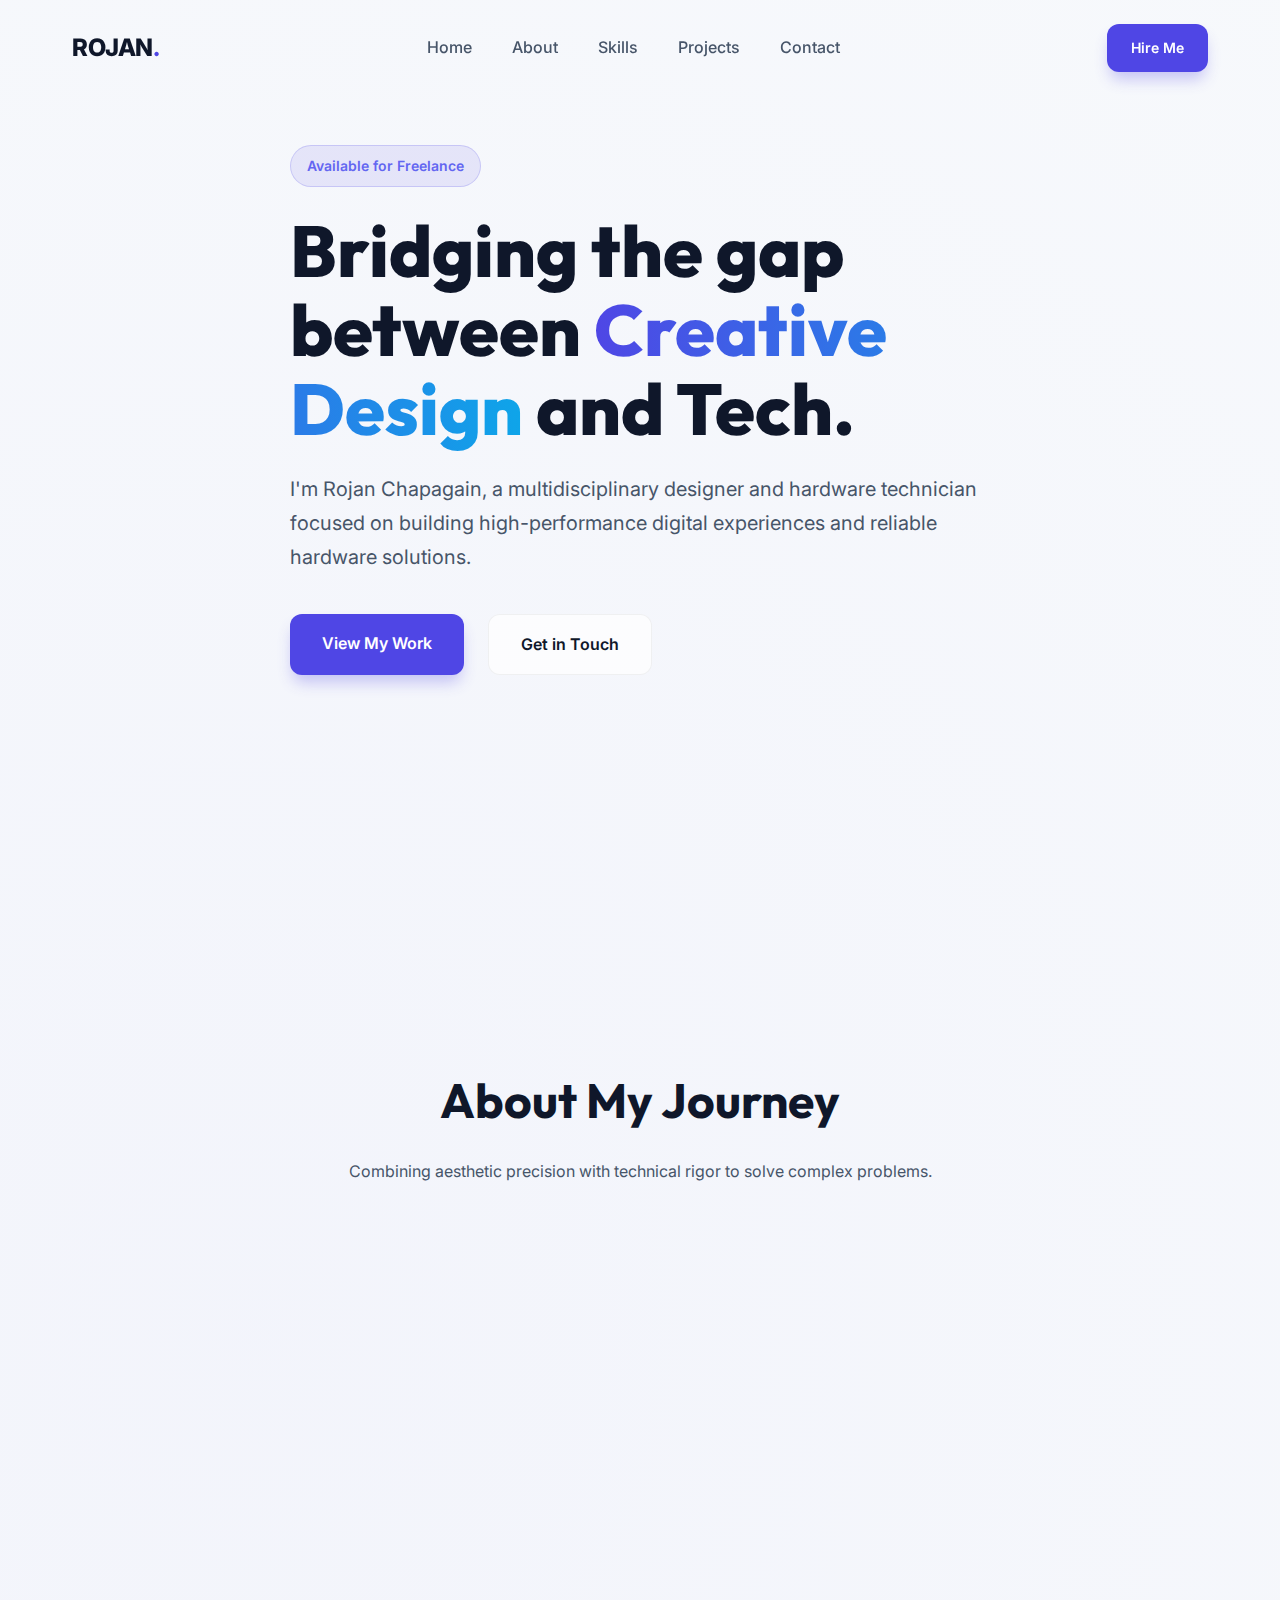
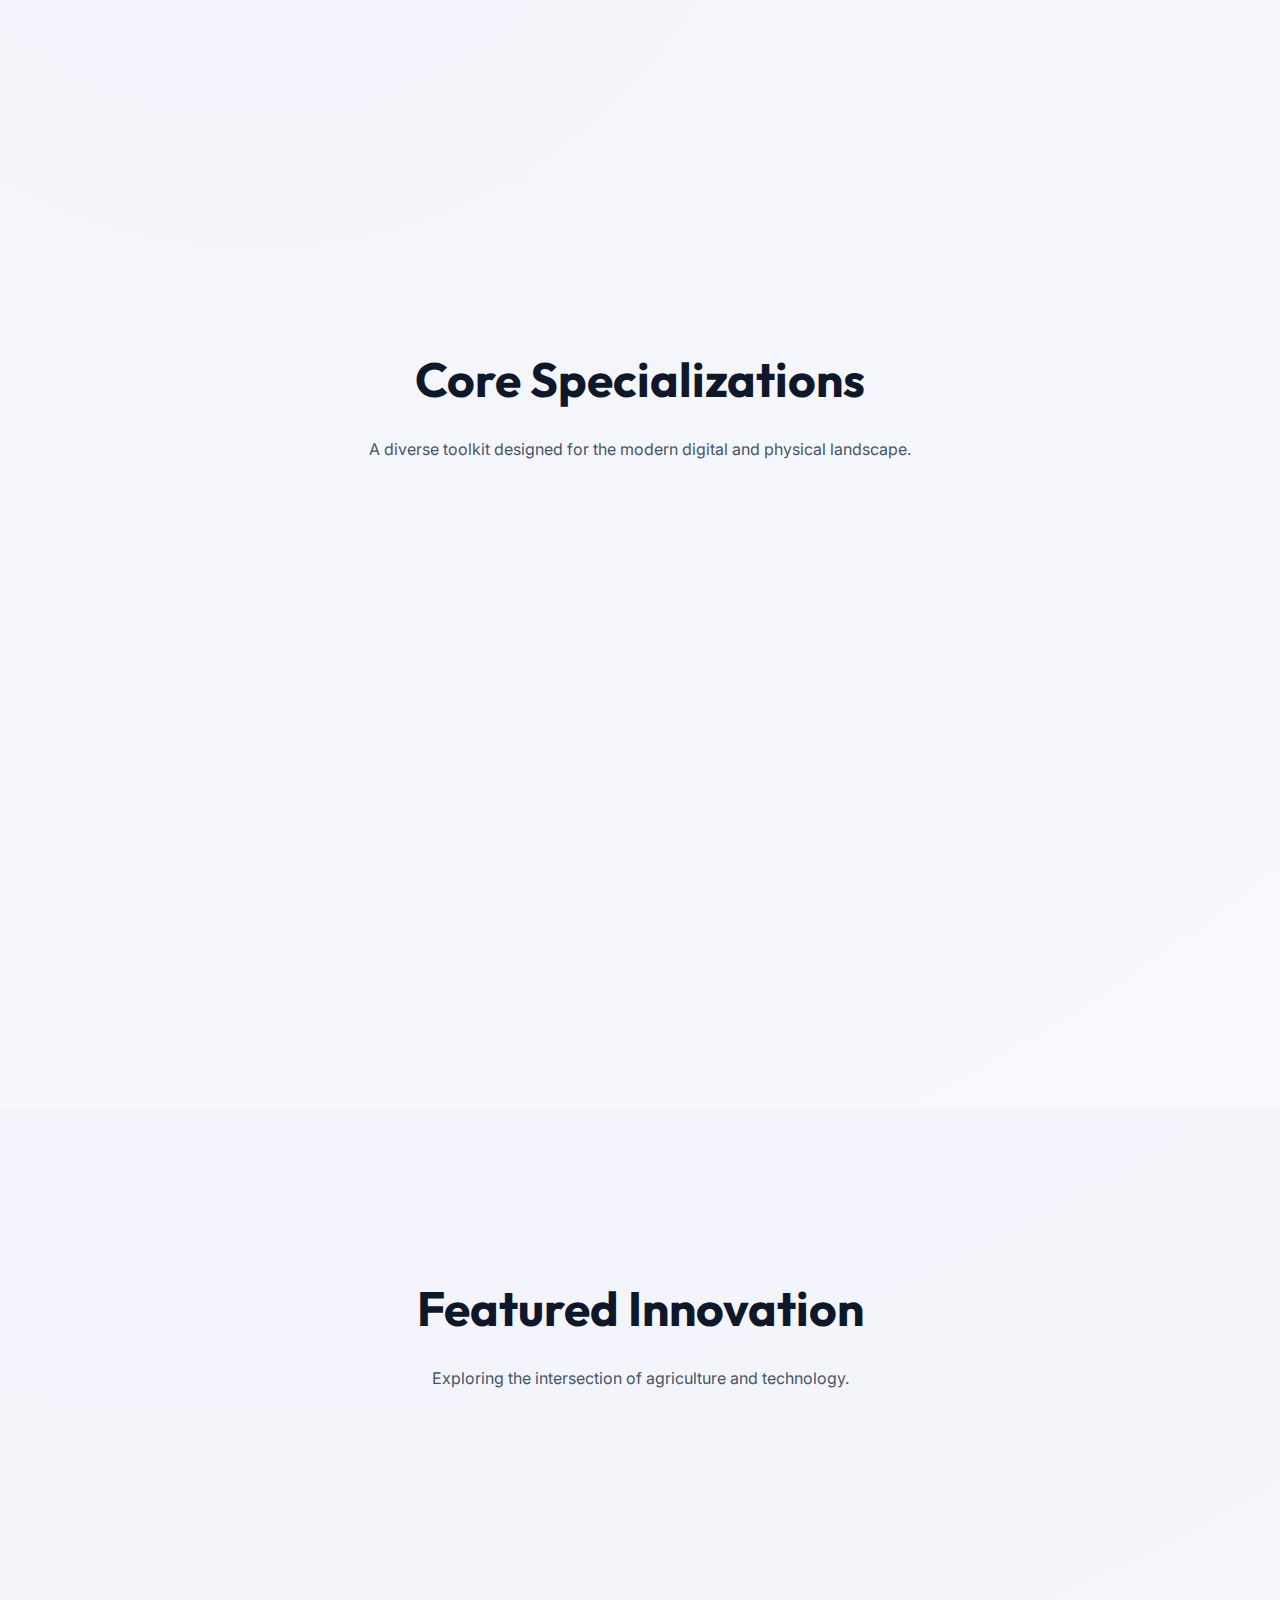
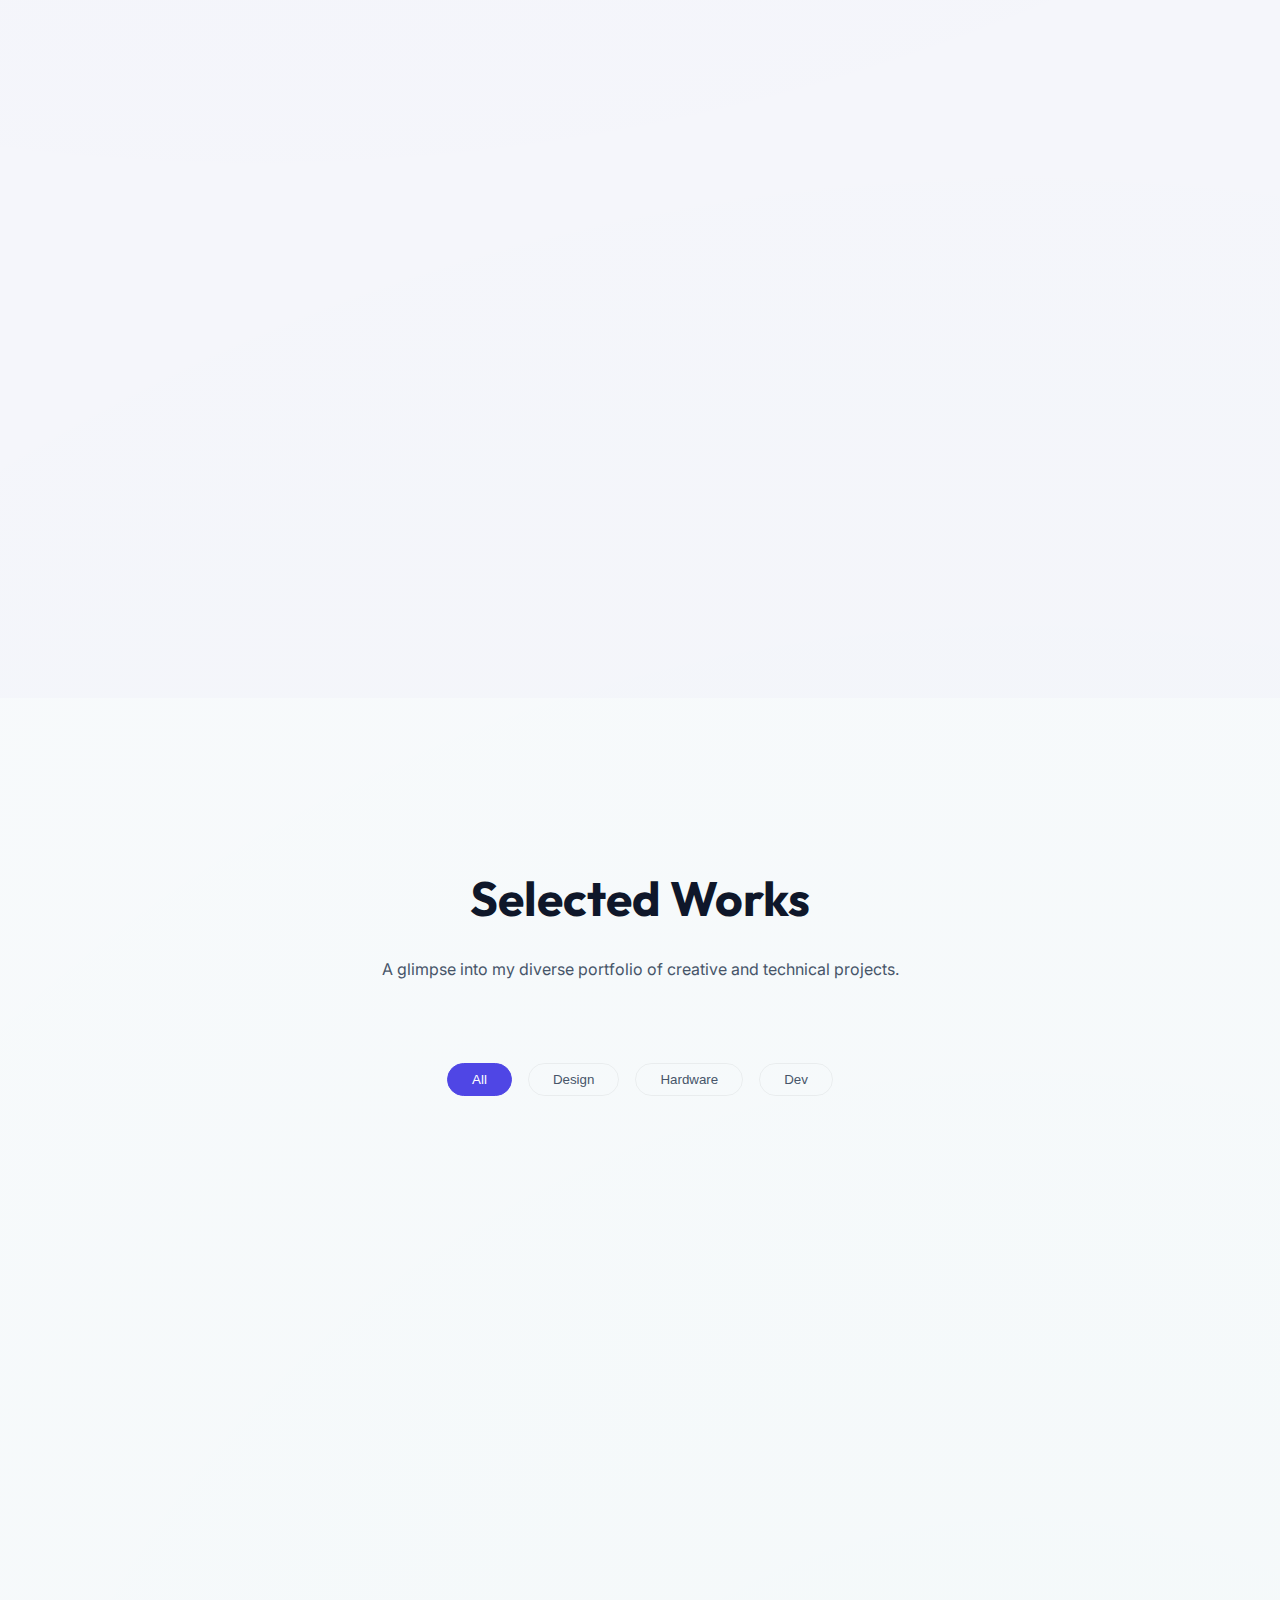
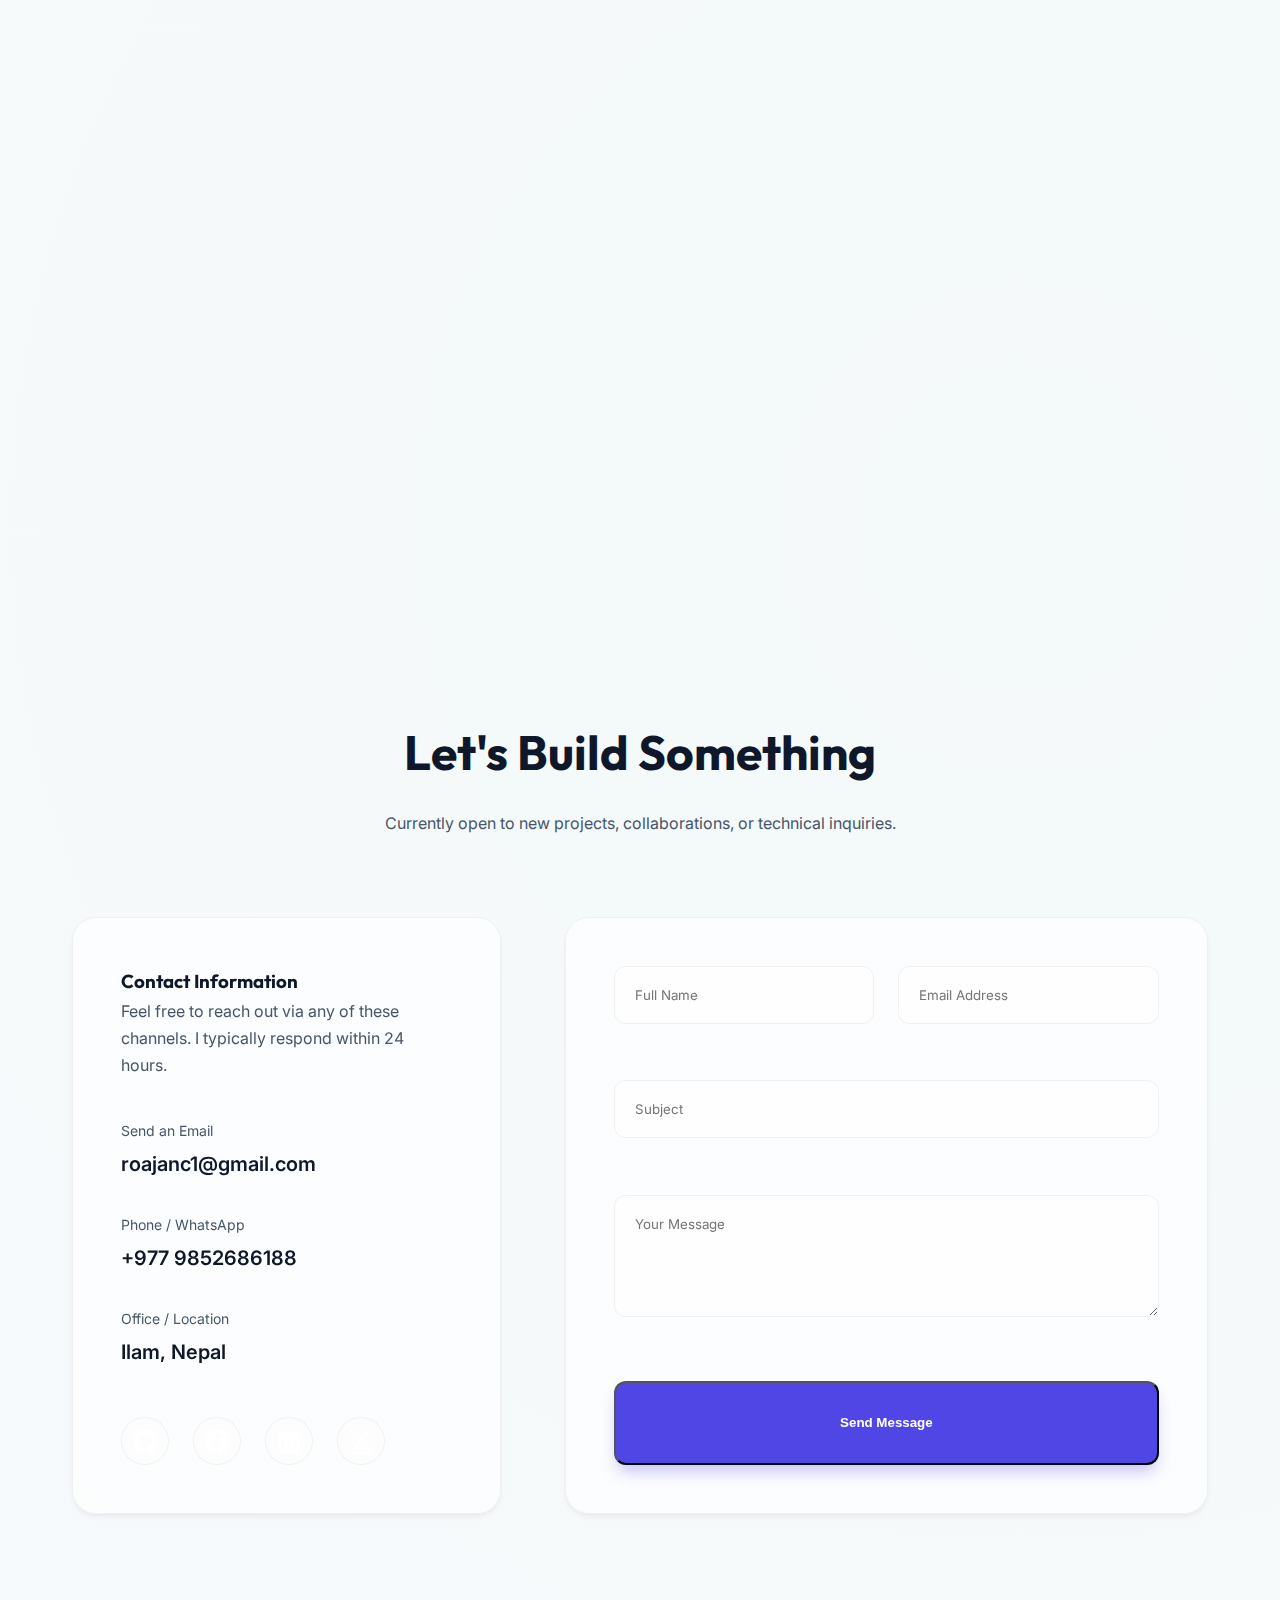
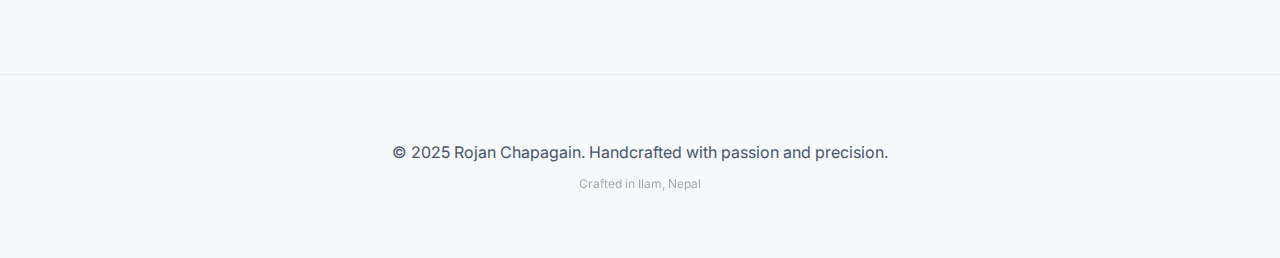
<file: index.html>
<!DOCTYPE html>
<html lang="en">

<head>
    <meta charset="UTF-8">
    <meta name="viewport" content="width=device-width, initial-scale=1.0">
    <title>Rojan Chapagain | Digital Craftsmanship, Hardware Excellence & Krishi Track</title>
    <meta name="description"
        content="Portfolio of Rojan Chapagain, a multidisciplinary Graphic Designer, Hardware Technician, and Front-End Developer from Ilam, Nepal. Featuring Krishi Track - an AI/IoT agriculture innovation.">
    <meta name="keywords"
        content="Rojan Chapagain, Krishi Track, Graphic Designer Nepal, Hardware Technician Ilam, Front-End Developer, AI Agriculture, IoT Farming">
    <meta name="author" content="Rojan Chapagain">
    <meta name="robots" content="index, follow">

    <!-- Open Graph / Facebook -->
    <meta property="og:type" content="website">
    <meta property="og:url" content="https://github.com/Commoner1e/-portfolio">
    <meta property="og:title" content="Rojan Chapagain | Digital Craftsmanship & Hardware Excellence">
    <meta property="og:description"
        content="Exploring the intersection of design and tech. Explore my projects including Krishi Track.">
    <meta property="og:image" content="krishi_track_hero.png">

    <!-- Twitter -->
    <meta property="twitter:card" content="summary_large_image">
    <meta property="twitter:url" content="https://github.com/Commoner1e/-portfolio">
    <meta name="twitter:site" content="@roajanc1">
    <meta name="twitter:creator" content="@roajanc1">
    <meta property="twitter:title" content="Rojan Chapagain | Digital Craftsmanship & Hardware Excellence">
    <meta property="twitter:description"
        content="Exploring the intersection of design and tech. Explore my projects including Krishi Track.">
    <meta property="twitter:image" content="krishi_track_hero.png">

    <!-- Fonts & Icons -->
    <link rel="stylesheet" href="style.css">
    <link rel="stylesheet" href="https://cdnjs.cloudflare.com/ajax/libs/font-awesome/6.4.0/css/all.min.css">
</head>

<body>
    <header id="header">
        <div class="container">
            <nav>
                <a href="#" class="logo">ROJAN<span>.</span></a>
                <ul class="nav-links">
                    <li><a href="#home">Home</a></li>
                    <li><a href="#about">About</a></li>
                    <li><a href="#skills">Skills</a></li>
                    <li><a href="#projects">Projects</a></li>
                    <li><a href="#contact">Contact</a></li>
                </ul>

                <a href="#contact" class="btn btn-primary" style="padding: 0.75rem 1.5rem; font-size: 0.875rem;">Hire
                    Me</a>
            </nav>
        </div>
    </header>

    <main>
        <!-- Hero Section -->
        <section id="home" class="hero">
            <div class="container grid">
                <div class="hero-content">
                    <span class="hero-tag">Available for Freelance</span>
                    <h1>Bridging the gap between <span>Creative Design</span> and Tech.</h1>
                    <p>I'm Rojan Chapagain, a multidisciplinary designer and hardware technician focused on building
                        high-performance digital experiences and reliable hardware solutions.</p>
                    <div class="cta-group">
                        <a href="#projects" class="btn btn-primary">View My Work</a>
                        <a href="#contact" class="btn btn-secondary">Get in Touch</a>
                    </div>
                </div>
            </div>
        </section>

        <!-- About Section -->
        <section id="about" class="about">
            <div class="container grid">
                <div class="section-header">
                    <h2>About My Journey</h2>
                    <p>Combining aesthetic precision with technical rigor to solve complex problems.</p>
                </div>
                <div class="about-grid">
                    <div class="about-img-wrapper">
                        <img src="rr.jpg" alt="Rojan Chapagain Profile">
                        <div class="glass"
                            style="position: absolute; bottom: -20px; right: -20px; padding: 1.5rem; width: 200px;">
                            <p style="font-size: 0.875rem; color: var(--text-slate);">Based in</p>
                            <p style="font-weight: 700;">Ilam, Nepal</p>
                        </div>
                    </div>
                    <div class="about-text">
                        <p>With over 1 year in <strong>Graphic Design</strong> and 3 years in <strong>Computer
                                Hardware</strong>, I've developed a unique perspective that blends the "how it looks"
                            with the "how it works."</p>
                        <p>Currently, I'm expanding my horizons into Front-End Development, bringing my eye for detail
                            and problem-solving mindset to the web. My goal is to create digital products that are not
                            only beautiful but also technically sound and user-centric.</p>

                        <div class="about-stats">
                            <div class="stat-card glass">
                                <h4>150+</h4>
                                <p>Hardware Repairs</p>
                            </div>
                            <div class="stat-card glass">
                                <h4>20+</h4>
                                <p>Design Projects</p>
                            </div>
                        </div>
                    </div>
                </div>
            </div>
        </section>

        <!-- Skills Section -->
        <section id="skills" class="skills">
            <div class="container">
                <div class="section-header">
                    <h2>Core Specializations</h2>
                    <p>A diverse toolkit designed for the modern digital and physical landscape.</p>
                </div>
                <div class="skills-grid">
                    <div class="skill-card glass">
                        <div class="skill-icon"><i class="fas fa-palette"></i></div>
                        <h3>Graphic Design</h3>
                        <p>Expertise in creating impactful brand identities, logos, and marketing collaterals.
                            Specialized in Adobe Photoshop and Illustrator.</p>
                        <ul style="margin-top: 1rem; color: var(--text-slate); list-style: none;">
                            <li><i class="fas fa-check" style="color: var(--accent); margin-right: 0.5rem;"></i> Logo &
                                Identity</li>
                            <li><i class="fas fa-check" style="color: var(--accent); margin-right: 0.5rem;"></i>
                                Promotional Banners</li>
                            <li><i class="fas fa-check" style="color: var(--accent); margin-right: 0.5rem;"></i> UI/UX
                                Strategy</li>
                        </ul>
                    </div>
                    <div class="skill-card glass">
                        <div class="skill-icon"><i class="fas fa-microchip"></i></div>
                        <h3>Hardware Tech</h3>
                        <p>Comprehensive computer systems support. From custom PC builds to complex network
                            troubleshooting and data recovery.</p>
                        <ul style="margin-top: 1rem; color: var(--text-slate); list-style: none;">
                            <li><i class="fas fa-check" style="color: var(--accent); margin-right: 0.5rem;"></i> System
                                Assembly</li>
                            <li><i class="fas fa-check" style="color: var(--accent); margin-right: 0.5rem;"></i>
                                Chip-level Repair</li>
                            <li><i class="fas fa-check" style="color: var(--accent); margin-right: 0.5rem;"></i> Network
                                Security</li>
                        </ul>
                    </div>
                    <div class="skill-card glass">
                        <div class="skill-icon"><i class="fas fa-code"></i></div>
                        <h3>Web Development</h3>
                        <p>Building responsive, accessible, and high-performance websites using the latest web
                            technologies and frameworks.</p>
                        <ul style="margin-top: 1rem; color: var(--text-slate); list-style: none;">
                            <li><i class="fas fa-check" style="color: var(--accent); margin-right: 0.5rem;"></i>
                                React.js & Next.js</li>
                            <li><i class="fas fa-check" style="color: var(--accent); margin-right: 0.5rem;"></i> Modern
                                CSS/SCSS</li>
                            <li><i class="fas fa-check" style="color: var(--accent); margin-right: 0.5rem;"></i> SEO
                                Optimization</li>
                        </ul>
                    </div>
                </div>
            </div>
        </section>

        <!-- Featured Project: Krishi Track -->
        <section id="featured" class="projects" style="background: rgba(79, 70, 229, 0.02);">
            <div class="container">
                <div class="section-header">
                    <h2>Featured Innovation</h2>
                    <p>Exploring the intersection of agriculture and technology.</p>
                </div>

                <div class="featured-project glass">
                    <div class="project-img">
                        <img src="krishi_track_hero.png" alt="Krishi Track Innovation"
                            style="width: 100%; border-radius: 16px;">
                    </div>
                    <div class="project-details">
                        <span class="hero-tag"
                            style="background: rgba(16, 185, 129, 0.1); color: var(--accent); border-color: rgba(16, 185, 129, 0.2);">Project:
                            Krishi Track</span>
                        <h3>Revolutionizing Agriculture with AI & IoT</h3>
                        <p>Krishi Track is an ambitious initiative designed to empower farmers with real-time data and
                            intelligent insights. By integrating hardware and software, we're building a sustainable
                            future for farming.</p>

                        <ul>
                            <li><i class="fas fa-brain"></i> <strong>AI Disease Detection:</strong> Computer vision
                                models running on the edge to identify crop diseases instantly.</li>
                            <li><i class="fas fa-satellite-dish"></i> <strong>IoT Soil Monitoring:</strong> Custom-built
                                sensor arrays measuring pH, moisture, and NPK levels.</li>
                            <li><i class="fas fa-linux"></i> <strong>Linux Powered Nodes:</strong> Robust local servers
                                ensuring 24/7 uptime and data privacy for farmers.</li>
                        </ul>

                        <a href="krishi-track.html" class="btn btn-primary">Learn More Case Study</a>
                    </div>
                </div>
            </div>
        </section>

        <!-- Portfolio Gallery -->
        <section id="projects" class="projects">
            <div class="container">
                <div class="section-header">
                    <h2>Selected Works</h2>
                    <p>A glimpse into my diverse portfolio of creative and technical projects.</p>
                </div>

                <div class="portfolio-filters">
                    <button class="filter-btn active" data-filter="all">All</button>
                    <button class="filter-btn" data-filter="design">Design</button>
                    <button class="filter-btn" data-filter="hardware">Hardware</button>
                    <button class="filter-btn" data-filter="development">Dev</button>
                </div>

                <div class="portfolio-grid">
                    <div class="portfolio-item" data-category="design">
                        <img src="rc logo.png" alt="Brand Package">
                        <div class="portfolio-overlay">
                            <h3>Brand Identity</h3>
                            <p>Visual system for Rojan Chapagain personal brand.</p>
                        </div>
                    </div>
                    <div class="portfolio-item" data-category="hardware">
                        <img src="pc build.jpg" alt="PC Build">
                        <div class="portfolio-overlay">
                            <h3>Custom Workstation</h3>
                            <p>High-end 3D rendering and gaming rig assembly.</p>
                        </div>
                    </div>
                    <div class="portfolio-item" data-category="design">
                        <img src="r bou.png" alt="Banner Design">
                        <div class="portfolio-overlay">
                            <h3>E-commerce Banners</h3>
                            <p>Promotional assets and digital marketing materials.</p>
                        </div>
                    </div>
                    <div class="portfolio-item" data-category="design">
                        <img src="Krishi track.png" alt="Krishi Track Logo">
                        <div class="portfolio-overlay">
                            <h3>Krishi Track Brand</h3>
                            <p>Logo and visual language for the Krishi Track project.</p>
                        </div>
                    </div>
                </div>
            </div>
        </section>

        <!-- Contact Section -->
        <section id="contact" class="contact">
            <div class="container">
                <div class="section-header">
                    <h2>Let's Build Something</h2>
                    <p>Currently open to new projects, collaborations, or technical inquiries.</p>
                </div>

                <div class="contact-wrapper">
                    <div class="contact-info-card glass">
                        <h3>Contact Information</h3>
                        <p style="margin-bottom: 2.5rem; color: var(--text-slate);">Feel free to reach out via any of
                            these channels. I typically respond within 24 hours.</p>

                        <div class="contact-item">
                            <label>Send an Email</label>
                            <p>roajanc1@gmail.com</p>
                        </div>
                        <div class="contact-item">
                            <label>Phone / WhatsApp</label>
                            <p>+977 9852686188</p>
                        </div>
                        <div class="contact-item">
                            <label>Office / Location</label>
                            <p>Ilam, Nepal</p>
                        </div>

                        <div class="social-links">
                            <a href="https://github.com/Commoner1e" target="_blank" rel="noopener noreferrer"
                                aria-label="GitHub"><i class="fab fa-github"></i></a>
                            <a href="https://www.facebook.com/share/1NqQsM3cru/" target="_blank"
                                rel="noopener noreferrer" aria-label="Facebook"><i class="fab fa-facebook"></i></a>
                            <a href="https://www.linkedin.com/in/rojan-chapagain-00244129a/" target="_blank"
                                rel="noopener noreferrer" aria-label="LinkedIn"><i class="fab fa-linkedin"></i></a>
                            <a href="https://x.com/roajanc1" target="_blank" rel="noopener noreferrer"
                                aria-label="X (Twitter)"><i class="fa-brands fa-x-twitter"></i></a>
                        </div>
                    </div>

                    <form action="https://formsubmit.co/ajax/roajanc1@gmail.com" method="POST" class="glass"
                        id="contact-form" style="padding: 3rem;">
                        <!-- Honeypot -->
                        <input type="text" name="_honey" style="display:none">
                        <!-- Disable Captcha -->
                        <input type="hidden" name="_captcha" value="false">

                        <div class="form-group">
                            <input type="text" name="name" placeholder="Full Name" required>
                        </div>
                        <div class="form-group">
                            <input type="email" name="email" placeholder="Email Address" required>
                        </div>
                        <div class="form-group full-width">
                            <input type="text" name="subject" placeholder="Subject">
                        </div>
                        <div class="form-group full-width">
                            <textarea name="message" placeholder="Your Message" rows="5" required></textarea>
                        </div>
                        <button type="submit" class="btn btn-primary full-width">Send Message</button>
                    </form>
                </div>
            </div>
        </section>
    </main>

    <footer>
        <div class="container">
            <p>&copy; 2025 Rojan Chapagain. Handcrafted with passion and precision.</p>
            <p style="font-size: 0.75rem; margin-top: 0.5rem; opacity: 0.5;">Crafted in Ilam, Nepal</p>
        </div>
    </footer>

    <script src="script.js"></script>
    <script>
        // Header scroll effect
        window.addEventListener('scroll', () => {
            const header = document.querySelector('header');
            if (window.scrollY > 50) {
                header.classList.add('scrolled');
                header.style.background = 'rgba(2, 6, 23, 0.8)';
                header.style.backdropFilter = 'blur(10px)';
            } else {
                header.classList.remove('scrolled');
                header.style.background = 'transparent';
                header.style.backdropFilter = 'none';
            }
        });
    </script>
</body>

</html>
</file>
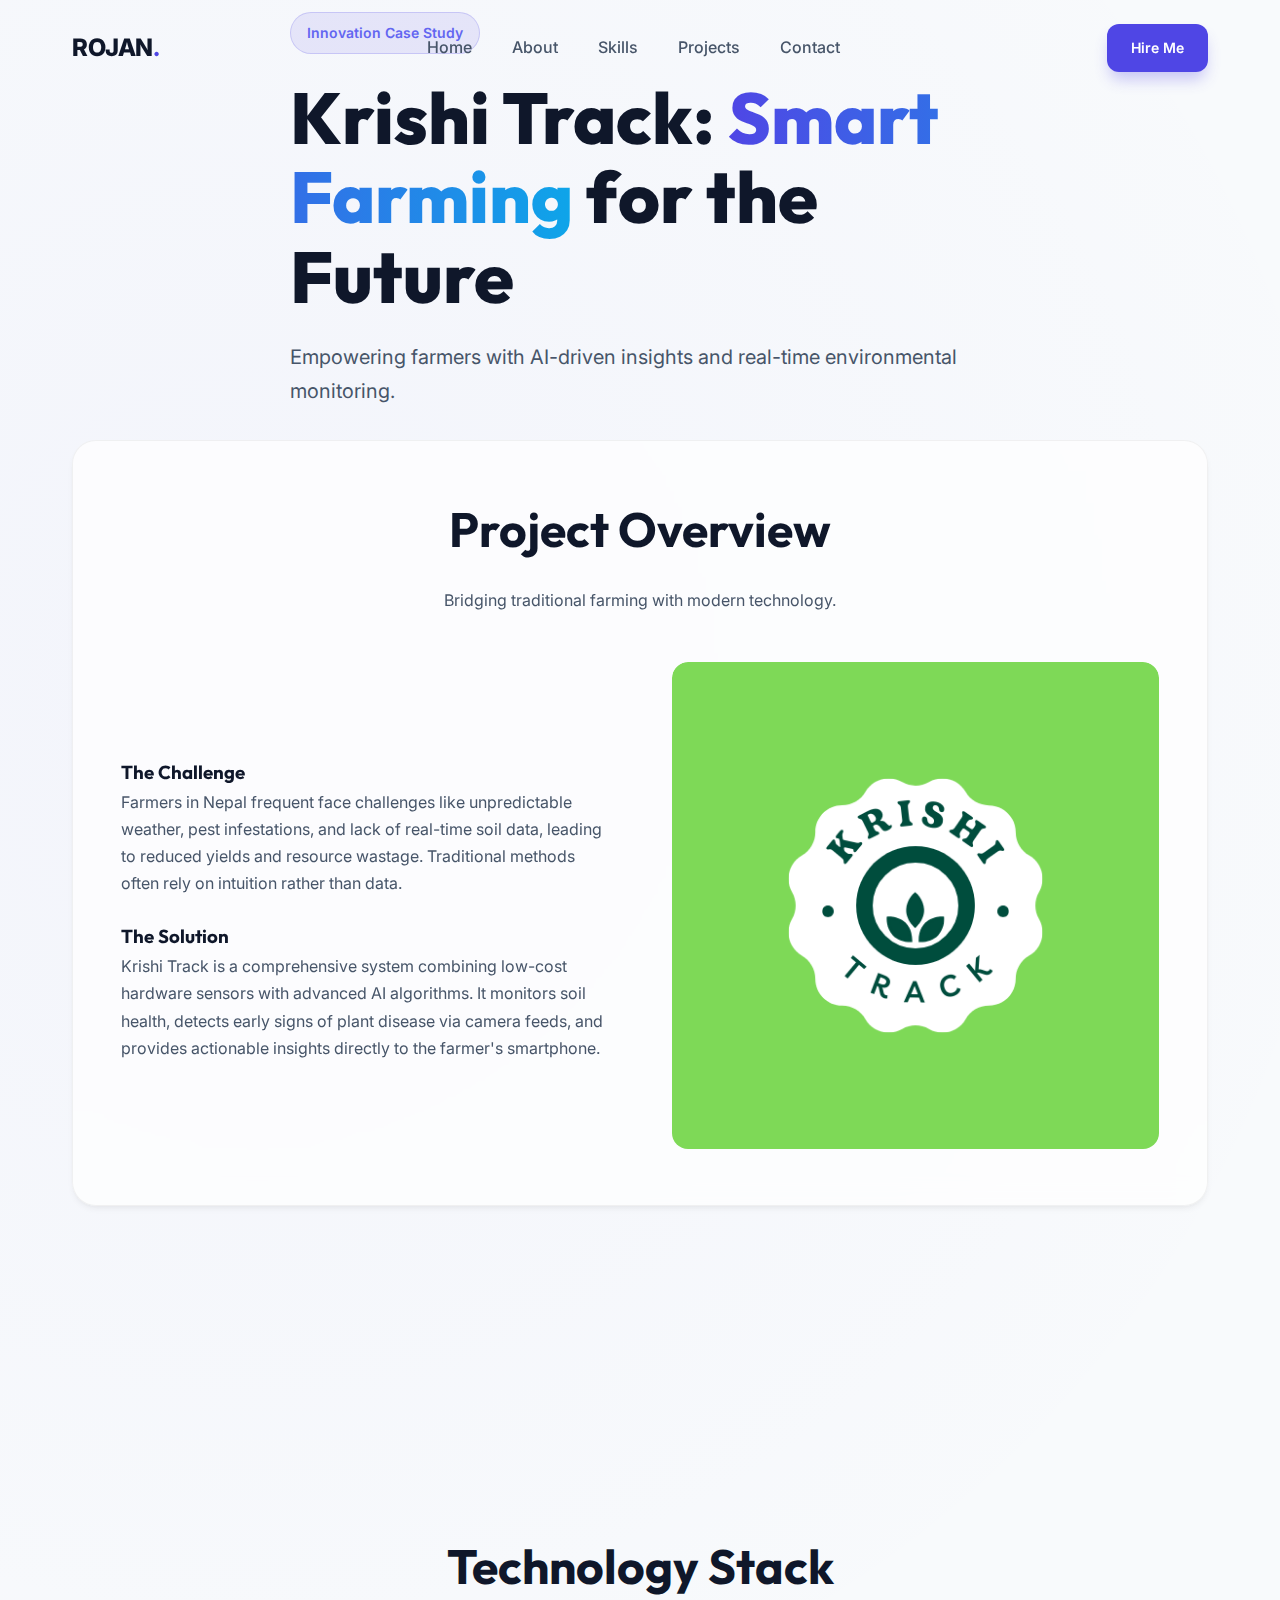
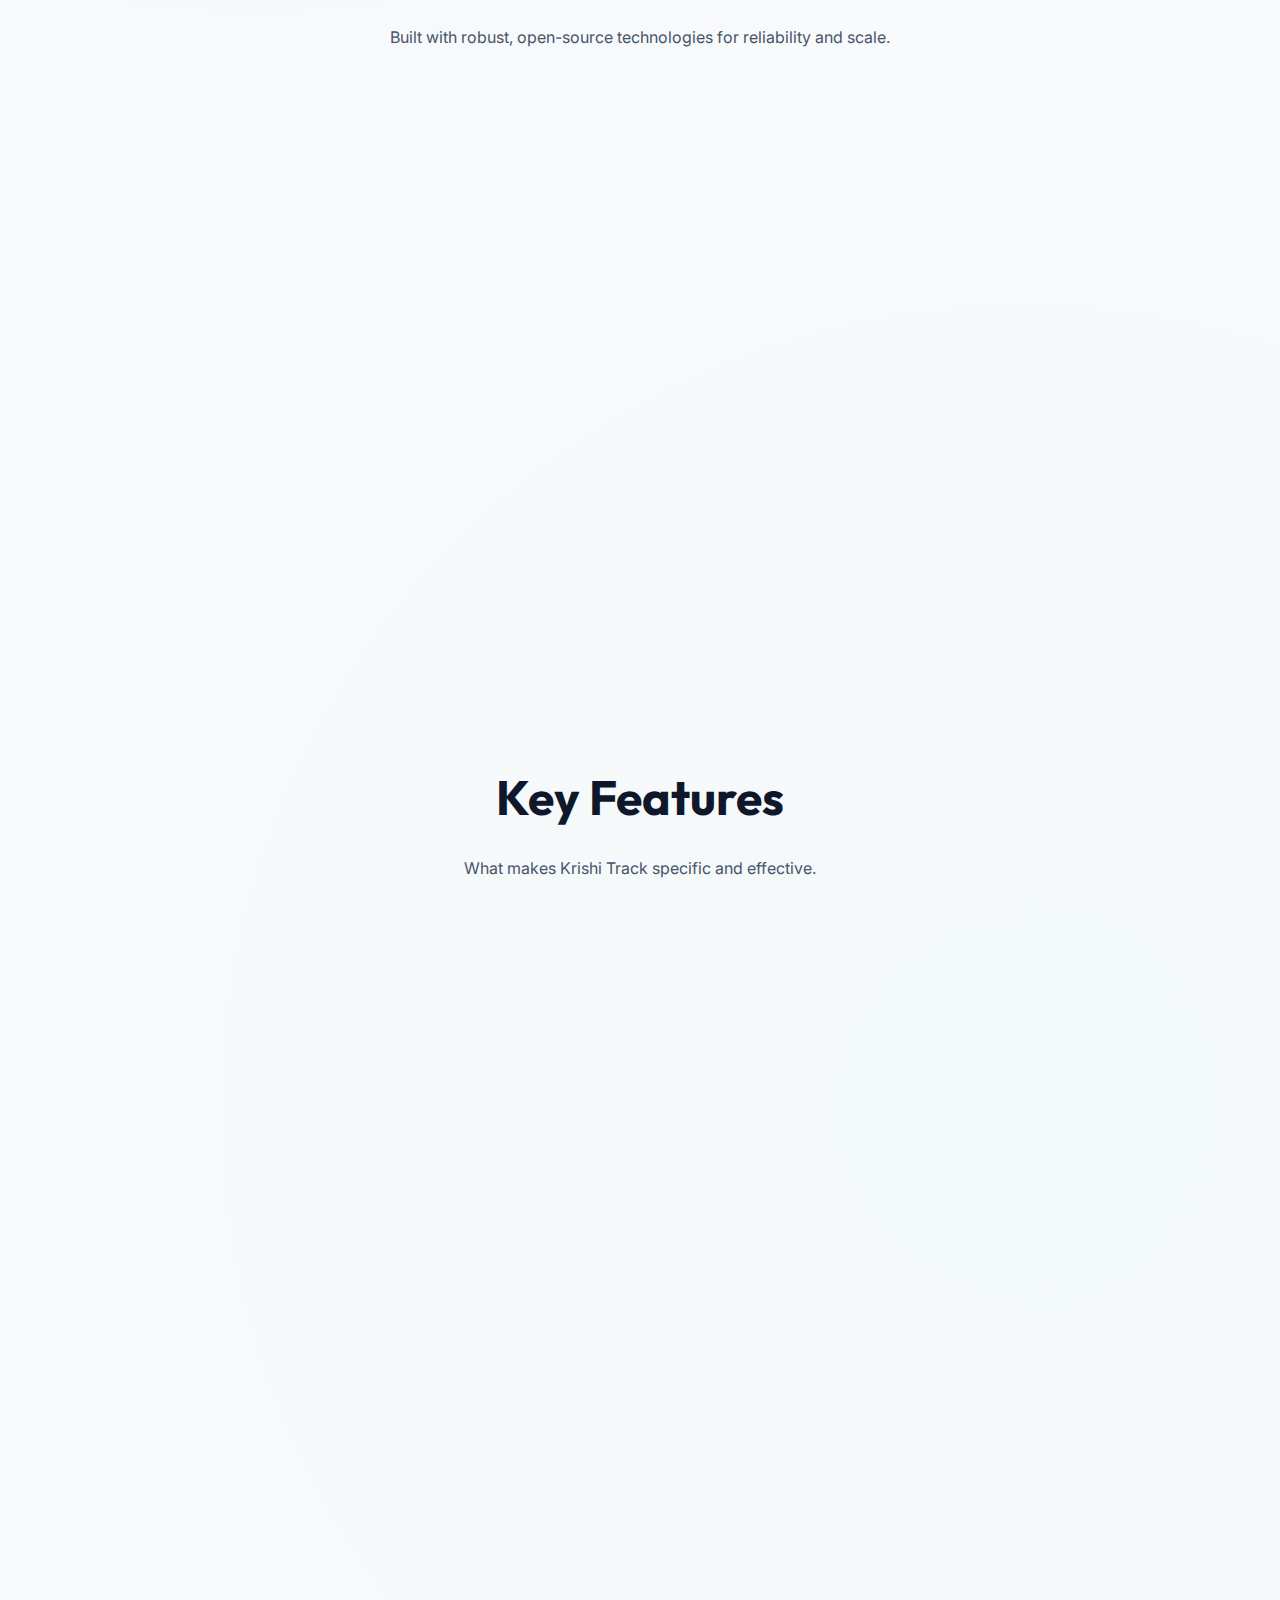
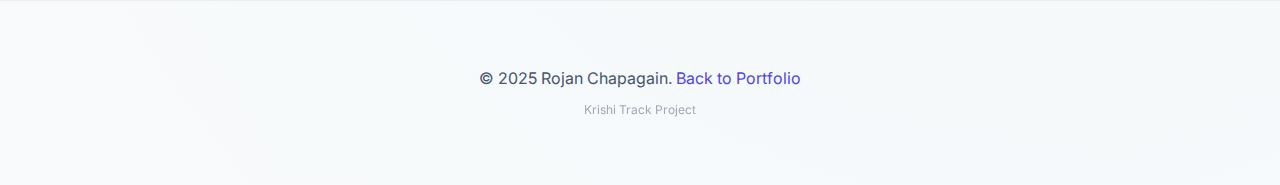
<file: krishi-track.html>
<!DOCTYPE html>
<html lang="en">

<head>
    <meta charset="UTF-8">
    <meta name="viewport" content="width=device-width, initial-scale=1.0">
    <title>Krishi Track - AI & IoT Agriculture Innovation | Rojan Chapagain</title>
    <meta name="description"
        content="Case study of Krishi Track, an AI and IoT powered solution for modern agriculture. Learn how we use technology to improve crop yields and sustainability.">
    <meta name="keywords" content="Krishi Track, AI Agriculture, IoT Farming, Smart Farming, Nepal Agriculture Tech">
    <meta name="author" content="Rojan Chapagain">
    <meta name="robots" content="index, follow">

    <!-- Fonts & Icons -->
    <link rel="stylesheet" href="style.css">
    <link rel="stylesheet" href="https://cdnjs.cloudflare.com/ajax/libs/font-awesome/6.4.0/css/all.min.css">
</head>

<body>
    <header id="header">
        <div class="container">
            <nav>
                <a href="index.html" class="logo">ROJAN<span>.</span></a>
                <ul class="nav-links">
                    <li><a href="index.html#home">Home</a></li>
                    <li><a href="index.html#about">About</a></li>
                    <li><a href="index.html#skills">Skills</a></li>
                    <li><a href="index.html#projects">Projects</a></li>
                    <li><a href="index.html#contact">Contact</a></li>
                </ul>

                <a href="index.html#contact" class="btn btn-primary"
                    style="padding: 0.75rem 1.5rem; font-size: 0.875rem;">Hire Me</a>
            </nav>
        </div>
    </header>

    <main>
        <!-- Hero Section -->
        <section class="hero" style="height: 60vh; min-height: 500px;">
            <div class="container grid">
                <div class="hero-content">
                    <span class="hero-tag">Innovation Case Study</span>
                    <h1>Krishi Track: <span>Smart Farming</span> for the Future</h1>
                    <p>Empowering farmers with AI-driven insights and real-time environmental monitoring.</p>
                </div>
            </div>
        </section>

        <!-- Overview Section -->
        <section class="about" style="padding-top: 0;">
            <div class="container">
                <div class="glass" style="padding: 3rem; margin-top: -100px; position: relative; z-index: 10;">
                    <div class="section-header" style="margin-bottom: 3rem;">
                        <h2>Project Overview</h2>
                        <p>Bridging traditional farming with modern technology.</p>
                    </div>
                    <div class="about-grid">
                        <div class="about-text">
                            <h3>The Challenge</h3>
                            <p style="margin-bottom: 1.5rem; color: var(--text-slate);">
                                Farmers in Nepal frequent face challenges like unpredictable weather, pest infestations,
                                and
                                lack of real-time soil data, leading to reduced yields and resource wastage. Traditional
                                methods often rely on intuition rather than data.
                            </p>
                            <h3>The Solution</h3>
                            <p style="color: var(--text-slate);">
                                Krishi Track is a comprehensive system combining low-cost hardware sensors with advanced
                                AI
                                algorithms. It monitors soil health, detects early signs of plant disease via camera
                                feeds,
                                and provides actionable insights directly to the farmer's smartphone.
                            </p>
                        </div>
                        <div class="about-img-wrapper" style="border-radius: 16px; overflow: hidden; max-width: 100%;">
                            <img src="Krishi track.png" alt="Krishi Track Concept"
                                style="border: none; border-radius: 16px;">
                        </div>
                    </div>
                </div>
            </div>
        </section>

        <!-- Tech Stack Section -->
        <section class="skills">
            <div class="container">
                <div class="section-header">
                    <h2>Technology Stack</h2>
                    <p>Built with robust, open-source technologies for reliability and scale.</p>
                </div>
                <div class="skills-grid">
                    <div class="skill-card glass">
                        <div class="skill-icon"><i class="fas fa-brain"></i></div>
                        <h3>Artificial Intelligence</h3>
                        <p>TensorFlow Lite models running on edge devices for real-time disease detection without
                            needing heavy internet bandwidth.</p>
                    </div>
                    <div class="skill-card glass">
                        <div class="skill-icon"><i class="fas fa-microchip"></i></div>
                        <h3>IoT Hardware</h3>
                        <p>ESP32 and Raspberry Pi based sensor nodes collecting data on moisture, humidity, temperature,
                            and NPK levels.</p>
                    </div>
                    <div class="skill-card glass">
                        <div class="skill-icon"><i class="fab fa-linux"></i></div>
                        <h3>Linux Infrastructure</h3>
                        <p>Powered by custom Linux kernels optimized for low-power ARM devices to ensure long battery
                            life in the field.</p>
                    </div>
                </div>
            </div>
        </section>

        <!-- Key Features Section -->
        <section class="projects">
            <div class="container">
                <div class="section-header">
                    <h2>Key Features</h2>
                    <p>What makes Krishi Track specific and effective.</p>
                </div>

                <div class="featured-project glass" style="margin-top: 0; grid-template-columns: 1fr; gap: 2rem;">
                    <div class="grid" style="grid-template-columns: repeat(auto-fit, minmax(300px, 1fr)); gap: 2rem;">
                        <div style="padding: 1rem;">
                            <h3 style="margin-bottom: 1rem; color: var(--primary-light);"><i class="fas fa-leaf"
                                    style="margin-right: 0.5rem;"></i> Disease Identification</h3>
                            <p style="color: var(--text-slate);">Simply take a photo of a crop leaf, and our AI analyzes
                                it against a database of thousands of diseases to identify issues like Blight or Rust
                                instantly.</p>
                        </div>
                        <div style="padding: 1rem;">
                            <h3 style="margin-bottom: 1rem; color: var(--primary-light);"><i class="fas fa-tint"
                                    style="margin-right: 0.5rem;"></i> Smart Irrigation</h3>
                            <p style="color: var(--text-slate);">Automated water pumps that trigger only when soil
                                moisture drops below specific thresholds for the crop type, saving water.</p>
                        </div>
                        <div style="padding: 1rem;">
                            <h3 style="margin-bottom: 1rem; color: var(--primary-light);"><i class="fas fa-chart-line"
                                    style="margin-right: 0.5rem;"></i> Data Analytics</h3>
                            <p style="color: var(--text-slate);">Historical data views allow farmers to see trends over
                                seasons, helping them plan crop rotation and fertilization better.</p>
                        </div>
                    </div>
                </div>
            </div>
        </section>

        <!-- Footer -->
        <footer>
            <div class="container">
                <p>&copy; 2025 Rojan Chapagain. <a href="index.html"
                        style="color: var(--primary); text-decoration: none;">Back to Portfolio</a></p>
                <p style="font-size: 0.75rem; margin-top: 0.5rem; opacity: 0.5;">Krishi Track Project</p>
            </div>
        </footer>
    </main>

    <script src="script.js"></script>
    <script>
        // Header scroll effect reused
        window.addEventListener('scroll', () => {
            const header = document.querySelector('header');
            if (window.scrollY > 50) {
                header.classList.add('scrolled');
                header.style.background = 'rgba(2, 6, 23, 0.8)';
                header.style.backdropFilter = 'blur(10px)';
            } else {
                header.classList.remove('scrolled');
                header.style.background = 'transparent';
                header.style.backdropFilter = 'none';
            }
        });
    </script>
</body>

</html>
</file>
<file: style.css>
﻿@import url('https://fonts.googleapis.com/css2?family=Inter:wght@300;400;600;700&family=Outfit:wght@300;400;600;800&display=swap');

:root {
    --primary: #4f46e5;
    --primary-light: #6366f1;
    --secondary: #1e293b;
    --accent: #10b981;
    --bg-dark: #f8fafc;
    --text-white: #0f172a;
    --text-slate: #475569;
    --glass-bg: rgba(255, 255, 255, 0.7);
    --glass-border: rgba(0, 0, 0, 0.05);
    --transition: all 0.4s cubic-bezier(0.4, 0, 0.2, 1);
}

* {
    margin: 0;
    padding: 0;
    box-sizing: border-box;
    scroll-behavior: smooth;
}

body {
    font-family: 'Inter', sans-serif;
    background: var(--bg-dark);
    color: var(--text-white);
    line-height: 1.7;
    overflow-x: hidden;
    background-image:
        radial-gradient(circle at 20% 20%, rgba(79, 70, 229, 0.03) 0%, transparent 40%),
        radial-gradient(circle at 80% 80%, rgba(16, 185, 129, 0.02) 0%, transparent 40%);
}

h1,
h2,
h3,
.brand {
    font-family: 'Outfit', sans-serif;
}

.container {
    max-width: 1200px;
    margin: 0 auto;
    padding: 0 2rem;
}

/* Glassmorphism Components */
.glass {
    background: var(--glass-bg);
    backdrop-filter: blur(12px);
    -webkit-backdrop-filter: blur(12px);
    border: 1px solid var(--glass-border);
    border-radius: 24px;
    box-shadow: 0 4px 6px -1px rgba(0, 0, 0, 0.05), 0 2px 4px -1px rgba(0, 0, 0, 0.03);
}

/* Header & Nav */
header {
    position: fixed;
    top: 0;
    width: 100%;
    z-index: 1000;
    transition: var(--transition);
}

header.scrolled {
    padding: 0.5rem 0;
}

nav {
    display: flex;
    justify-content: space-between;
    align-items: center;
    padding: 1.5rem 0;
}

.logo {
    font-size: 1.5rem;
    font-weight: 800;
    color: var(--text-white);
    text-decoration: none;
    letter-spacing: -0.5px;
}

.logo span {
    color: var(--primary);
}

.nav-links {
    display: flex;
    gap: 2.5rem;
    list-style: none;
}

.nav-links a {
    text-decoration: none;
    color: var(--text-slate);
    font-weight: 500;
    transition: var(--transition);
}

.nav-links a:hover,
.nav-links a.active {
    color: var(--text-white);
}

/* Hero Section */
.hero {
    height: 100vh;
    display: flex;
    align-items: center;
    position: relative;
    padding-top: 80px;
}

.hero-content {
    max-width: 700px;
    z-index: 2;
}

.hero-tag {
    display: inline-block;
    padding: 0.5rem 1rem;
    background: rgba(79, 70, 229, 0.1);
    color: var(--primary-light);
    border-radius: 100px;
    font-size: 0.875rem;
    font-weight: 600;
    margin-bottom: 1.5rem;
    border: 1px solid rgba(79, 70, 229, 0.2);
}

.hero h1 {
    font-size: 4.5rem;
    line-height: 1.1;
    margin-bottom: 1.5rem;
    font-weight: 800;
}

.hero h1 span {
    background: linear-gradient(to right, #4f46e5, #0ea5e9);
    -webkit-background-clip: text;
    background-clip: text;
    -webkit-text-fill-color: transparent;
}

.hero p {
    font-size: 1.25rem;
    color: var(--text-slate);
    margin-bottom: 2.5rem;
}

.cta-group {
    display: flex;
    gap: 1.5rem;
}

.btn {
    padding: 1rem 2rem;
    border-radius: 12px;
    font-weight: 600;
    text-decoration: none;
    transition: var(--transition);
    cursor: pointer;
    display: inline-block;
}

.btn-primary {
    background: var(--primary);
    color: white;
    box-shadow: 0 10px 15px -3px rgba(79, 70, 229, 0.3);
}

.btn-primary:hover {
    transform: translateY(-2px);
    box-shadow: 0 20px 25px -5px rgba(79, 70, 229, 0.4);
}

.btn-secondary {
    background: var(--glass-bg);
    border: 1px solid var(--glass-border);
    color: var(--text-white);
}

.btn-secondary:hover {
    background: rgba(255, 255, 255, 0.08);
}

/* Section Common */
section {
    padding: 10rem 0;
}

.section-header {
    text-align: center;
    margin-bottom: 5rem;
}

.section-header h2 {
    font-size: 3rem;
    margin-bottom: 1rem;
}

.section-header p {
    color: var(--text-slate);
    max-width: 600px;
    margin: 0 auto;
}

/* About Section */
.about-grid {
    display: grid;
    grid-template-columns: 1fr 1fr;
    gap: 4rem;
    align-items: center;
}

.about-img-wrapper {
    position: relative;
    max-width: 320px;
    margin: 0 auto;
}

.about-img-wrapper img {
    width: 100%;
    aspect-ratio: 1/1;
    object-fit: cover;
    border-radius: 50%;
    border: 4px solid var(--glass-border);
    transition: var(--transition);
}

.about-img-wrapper:hover img {
    filter: grayscale(0%);
}

.about-stats {
    display: grid;
    grid-template-columns: repeat(2, 1fr);
    gap: 1.5rem;
    margin-top: 2rem;
}

.stat-card {
    padding: 1.5rem;
}

.stat-card h4 {
    font-size: 2rem;
    color: var(--primary-light);
}

/* Skills Section */
.skills-grid {
    display: grid;
    grid-template-columns: repeat(3, 1fr);
    gap: 2rem;
}

.skill-card {
    padding: 2.5rem;
    transition: var(--transition);
}

.skill-card:hover {
    transform: translateY(-10px);
    background: rgba(255, 255, 255, 0.05);
}

.skill-icon {
    width: 60px;
    height: 60px;
    background: rgba(79, 70, 229, 0.1);
    border-radius: 16px;
    display: flex;
    align-items: center;
    justify-content: center;
    margin-bottom: 1.5rem;
    color: var(--primary-light);
    font-size: 1.5rem;
}

/* Portfolio Section */
.portfolio-filters {
    display: flex;
    justify-content: center;
    gap: 1rem;
    margin-bottom: 4rem;
}

.filter-btn {
    padding: 0.5rem 1.5rem;
    border-radius: 100px;
    background: none;
    border: 1px solid var(--glass-border);
    color: var(--text-slate);
    cursor: pointer;
    transition: var(--transition);
}

.filter-btn.active,
.filter-btn:hover {
    background: var(--primary);
    border-color: var(--primary);
    color: white;
}

.portfolio-grid {
    display: grid;
    grid-template-columns: repeat(auto-fill, minmax(350px, 1fr));
    gap: 2rem;
}

.portfolio-item {
    position: relative;
    border-radius: 24px;
    overflow: hidden;
    height: 400px;
}

.portfolio-item img {
    width: 100%;
    height: 100%;
    object-fit: cover;
    transition: var(--transition);
}

.portfolio-overlay {
    position: absolute;
    inset: 0;
    background: linear-gradient(to top, rgba(255, 255, 255, 0.95), transparent);
    padding: 2rem;
    display: flex;
    flex-direction: column;
    justify-content: flex-end;
    opacity: 0;
    transition: var(--transition);
}

.portfolio-overlay h3 {
    color: #1e293b;
}

.portfolio-overlay p {
    color: #64748b;
}

.portfolio-item:hover .portfolio-overlay {
    opacity: 1;
}

.portfolio-item:hover img {
    transform: scale(1.1);
}

/* Krishi Track Specific */
.featured-project {
    margin-top: 5rem;
    padding: 4rem;
    display: grid;
    grid-template-columns: 1fr 1fr;
    gap: 4rem;
    align-items: center;
}

.project-details ul {
    list-style: none;
    margin: 1.5rem 0;
}

.project-details li {
    margin-bottom: 1rem;
    display: flex;
    gap: 1rem;
    color: var(--text-slate);
}

.project-details li i {
    color: var(--accent);
}

/* Contact Section */
.contact-wrapper {
    display: grid;
    grid-template-columns: 1fr 1.5fr;
    gap: 4rem;
}

.contact-info-card {
    padding: 3rem;
}

.contact-item {
    margin-bottom: 2rem;
}

.contact-item label {
    display: block;
    color: var(--text-slate);
    font-size: 0.875rem;
    margin-bottom: 0.25rem;
}

.contact-item p {
    font-size: 1.25rem;
    font-weight: 600;
}

form {
    display: grid;
    grid-template-columns: 1fr 1fr;
    gap: 1.5rem;
}

form .full-width {
    grid-column: span 2;
}

input,
textarea {
    width: 100%;
    padding: 1.25rem;
    background: rgba(255, 255, 255, 0.5);
    border: 1px solid var(--glass-border);
    border-radius: 12px;
    color: var(--text-white);
    font-family: inherit;
    transition: var(--transition);
}

input:focus,
textarea:focus {
    outline: none;
    border-color: var(--primary);
    background: rgba(255, 255, 255, 0.06);
}

footer {
    padding: 4rem 0;
    border-top: 1px solid var(--glass-border);
    text-align: center;
    color: var(--text-slate);
}

/* Responsive */
@media (max-width: 1024px) {
    .hero h1 {
        font-size: 3.5rem;
    }

    .about-grid,
    .featured-project,
    .contact-wrapper {
        grid-template-columns: 1fr;
    }

    .skills-grid {
        grid-template-columns: repeat(2, 1fr);
    }
}

@media (max-width: 768px) {
    .nav-links {
        display: none;
    }

    .hero h1 {
        font-size: 2.75rem;
    }

    .skills-grid {
        grid-template-columns: 1fr;
    }
}

/* Social Media Links */
.social-links {
    margin-top: 3rem;
    display: flex;
    gap: 1.5rem;
}

.social-links a {
    color: white;
    font-size: 1.5rem;
    transition: var(--transition);
    display: flex;
    align-items: center;
    justify-content: center;
    width: 48px;
    height: 48px;
    border-radius: 50%;
    background: rgba(255, 255, 255, 0.05);
    border: 1px solid var(--glass-border);
}

.social-links a:hover {
    color: var(--accent);
    background: rgba(255, 255, 255, 0.1);
    transform: translateY(-3px);
}
</file>
